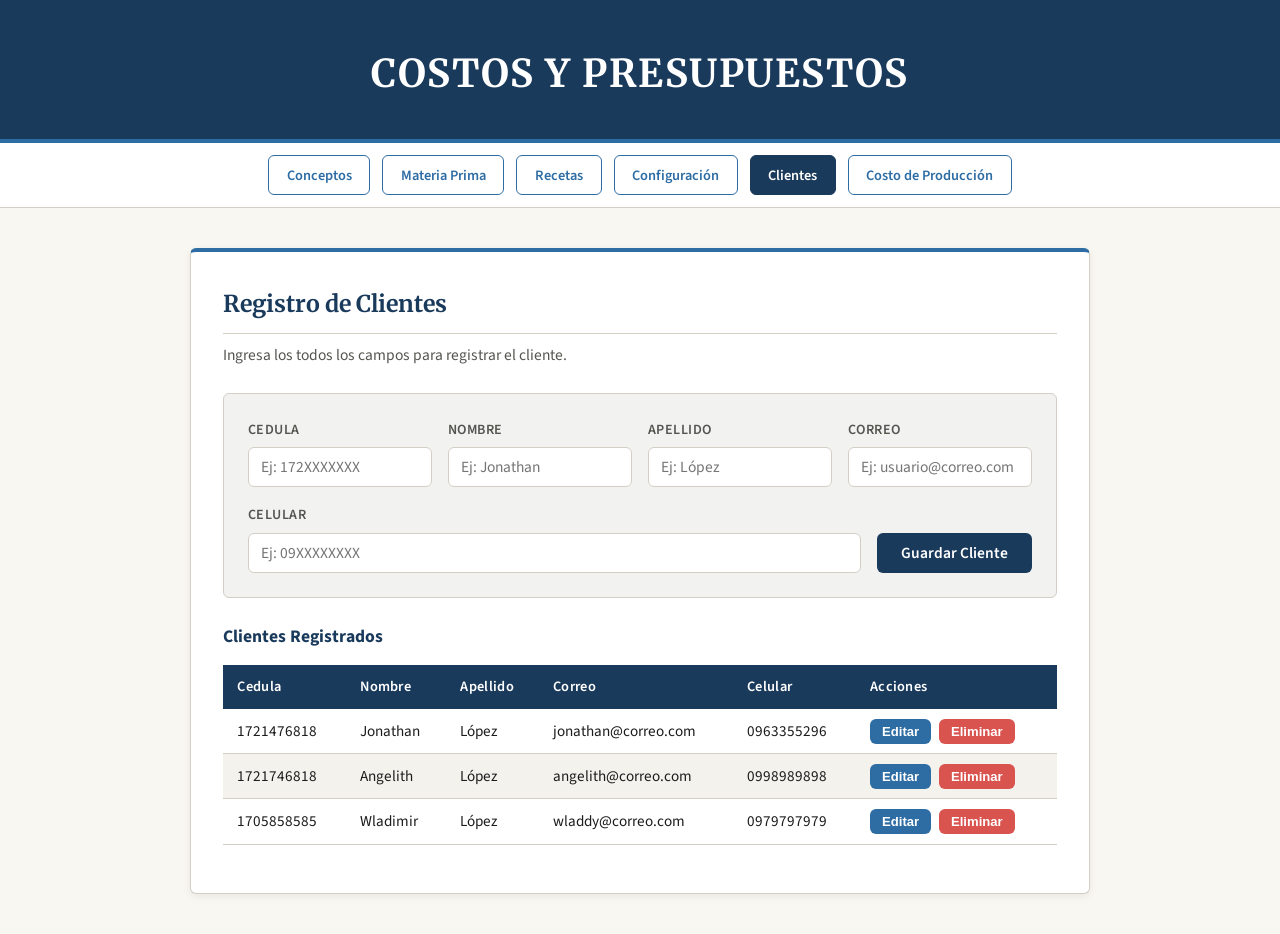
<file: clientes.html>
<!DOCTYPE html>
<html lang="es">

<head>
  <meta charset="UTF-8">
  <meta name="viewport" content="width=device-width, initial-scale=1.0">
  <title>Materia Prima — Costos Y Presupuestos</title>
  <link rel="stylesheet" href="costos.css">
</head>

<body>

  <header>
    <h1>COSTOS Y PRESUPUESTOS</h1>
  </header>

  <!-- NAV: links a cada página -->
  <nav>
    <a href="index.html">Conceptos</a>
    <a href="materia-prima.html">Materia Prima</a>
    <a href="recetas.html">Recetas</a>
    <a href="configuracion.html">Configuración</a>
    <a href="clientes.html">Clientes</a>
    <a href="costo-produccion.html">Costo de Producción</a>
  </nav>

  <!-- SECCIÓN: CLIENTES -->
  <section id="clientes" class="activa">
    <div class="seccion-sistema">
      <h2>Registro de Clientes</h2>
      <p>Ingresa los todos los campos para registrar el cliente.</p>

      <!-- Formulario de registro -->
      <div class="formulario">

        <div class="campo">
          <label for="cliente-cedula">Cedula</label>
          <input type="text" id="cliente-cedula" placeholder="Ej: 172XXXXXXX">
        </div>
        <div class="campo">
          <label for="cliente-nombre">Nombre</label>
          <input type="text" id="cliente-nombre" placeholder="Ej: Jonathan">
        </div>
        <div class="campo">
          <label for="cliente-apellido">Apellido</label>
          <input type="text" id="cliente-apellido" placeholder="Ej: López">
        </div>
        <div class="campo">
          <label for="cliente-correo">Correo</label>
          <input type="text" id="cliente-correo" placeholder="Ej: usuario@correo.com">
        </div>
        <div class="campo">
          <label for="cliente-celular">Celular</label>
          <input type="text" id="cliente-celular" placeholder="Ej: 09XXXXXXXX">
        </div>

        <!-- El texto del botón cambia según si se está creando o editando -->
        <button class="btn-guardar" onclick="guardarCliente()">Guardar Cliente</button>
      </div>
      
      <!-- Tabla de materias primas registradas -->
      <h3>Clientes Registrados</h3>
      <table>
        <thead>
          <tr>
            <th>Cedula</th>
            <th>Nombre</th>
            <th>Apellido</th>
            <th>Correo</th>
            <th>Celular</th>
            <th>Acciones</th>
          </tr>
        </thead>
        <tbody id="tabla-clientes"></tbody>
      </table>

    </div>
  </section>

  <!-- Primero datos.js para que las variables estén disponibles -->
  <script src="datos.js"></script>
  <script src="navegacion.js"></script>
  <script src="clientes.js"></script>
</body>

</html>
</file>
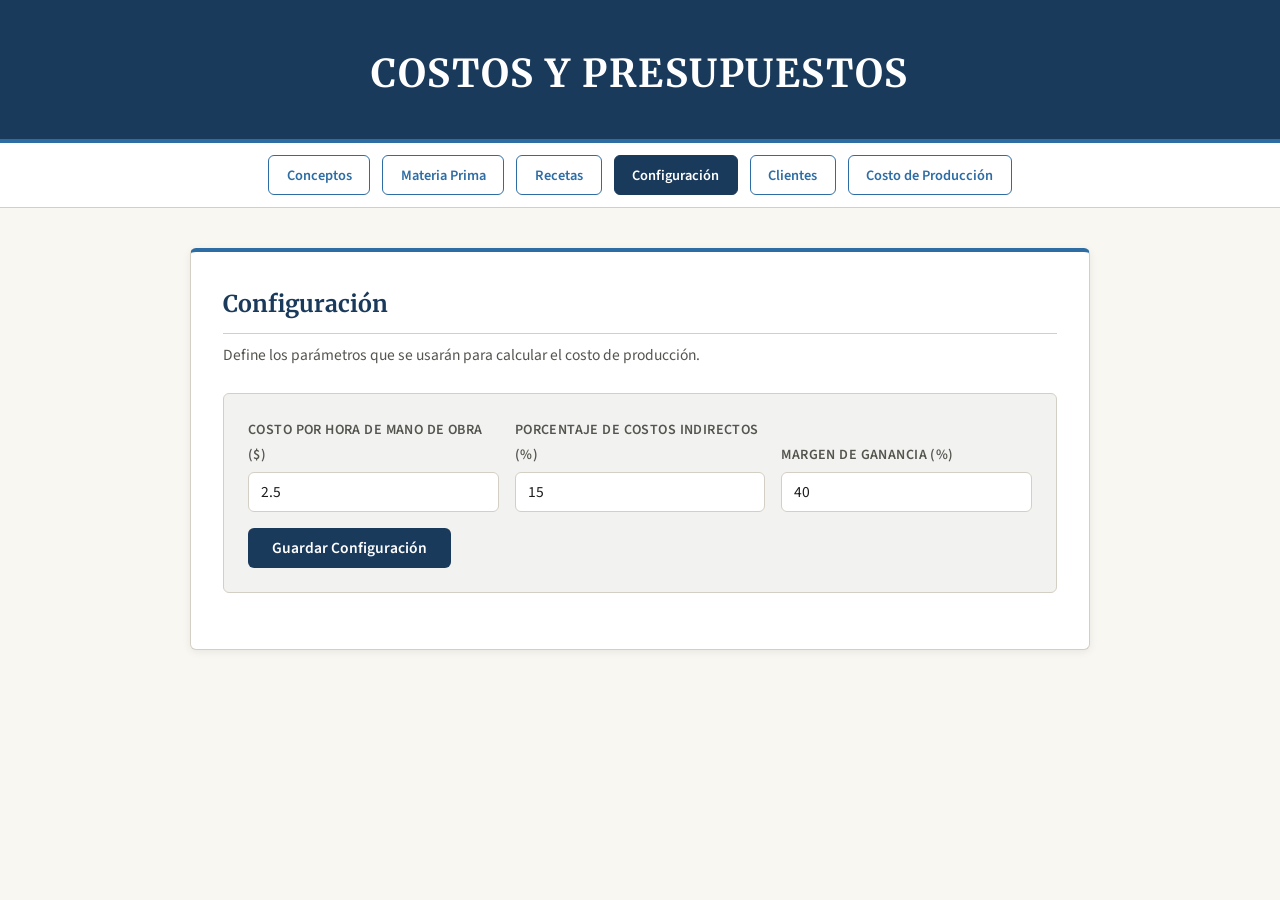
<file: configuracion.html>
<!DOCTYPE html>
<html lang="es">

<head>
  <meta charset="UTF-8">
  <meta name="viewport" content="width=device-width, initial-scale=1.0">
  <title>Configuración — Costos Y Presupuestos</title>
  <link rel="stylesheet" href="costos.css">
</head>

<body>

  <header>
    <h1>COSTOS Y PRESUPUESTOS</h1>
  </header>

  <!-- NAV: links a cada página -->
  <nav>
    <a href="index.html">Conceptos</a>
    <a href="materia-prima.html">Materia Prima</a>
    <a href="recetas.html">Recetas</a>
    <a href="configuracion.html">Configuración</a>
    <a href="clientes.html">Clientes</a>
    <a href="costo-produccion.html">Costo de Producción</a>
  </nav>

  <!-- SECCIÓN: CONFIGURACIÓN -->
  <section id="configuracion" class="activa">
    <div class="seccion-sistema">
      <h2>Configuración</h2>
      <p>Define los parámetros que se usarán para calcular el costo de producción.</p>

      <div class="formulario">

        <!-- Costo por hora del cocinero -->
        <div class="campo">
          <label for="conf-mano-obra">Costo por hora de mano de obra ($)</label>
          <input type="number" id="conf-mano-obra" placeholder="Ej: 2.50" min="0" step="0.01">
        </div>

        <!-- Porcentaje que se agrega por luz, agua, gas, etc. -->
        <div class="campo">
          <label for="conf-indirectos">Porcentaje de costos indirectos (%)</label>
          <input type="number" id="conf-indirectos" placeholder="Ej: 15" min="0" max="100" step="1">
        </div>

        <!-- Margen de ganancia deseado -->
        <div class="campo">
          <label for="conf-margen">Margen de ganancia (%)</label>
          <input type="number" id="conf-margen" placeholder="Ej: 40" min="0" step="1">
        </div>

        <button onclick="guardarConfiguracion()">Guardar Configuración</button>

      </div>

      <!-- Mensaje de confirmación al guardar -->
      <p id="msg-configuracion"></p>

    </div>
  </section>

  <script src="datos.js"></script>
  <script src="navegacion.js"></script>
  <script src="configuracion.js"></script>
</body>

</html>
</file>
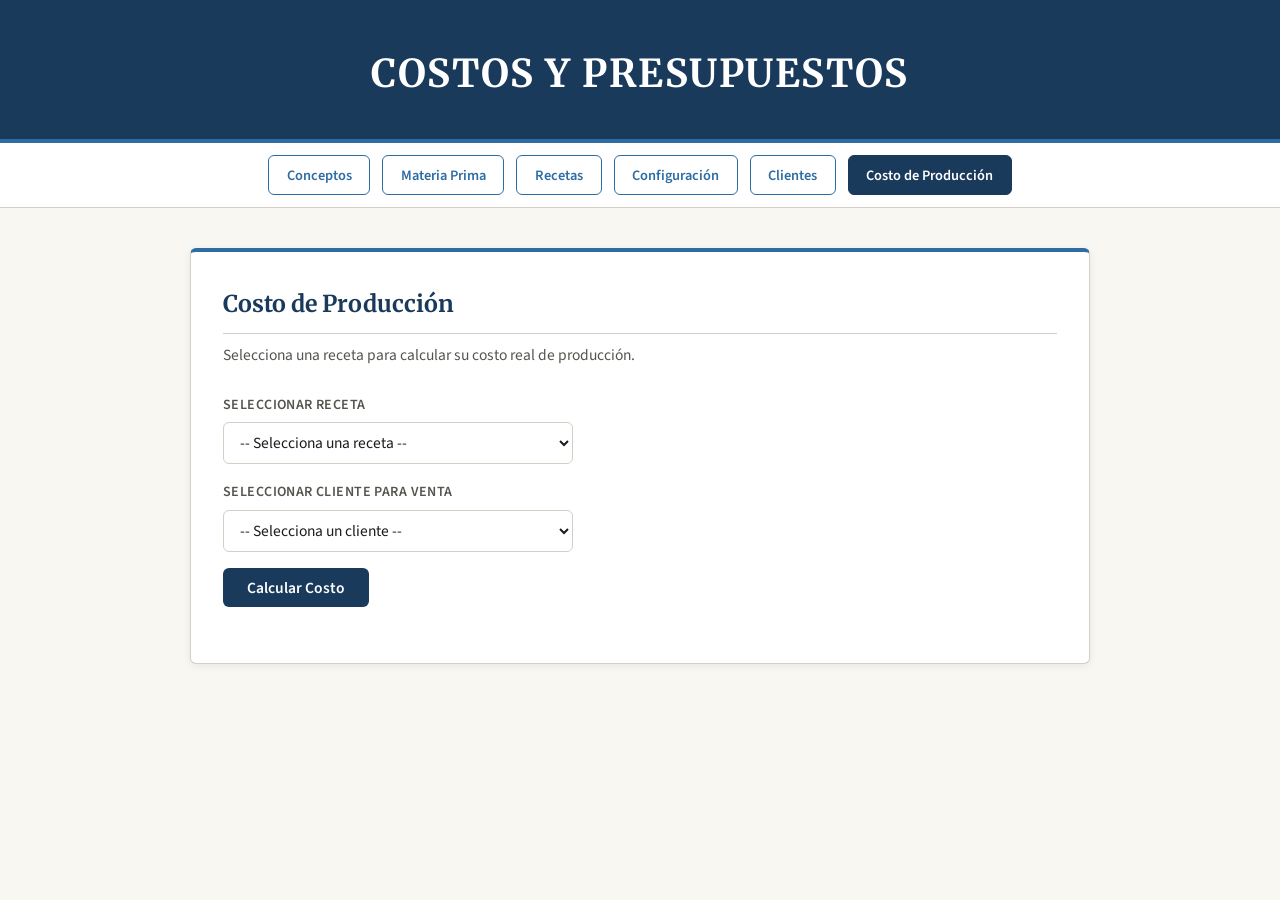
<file: costo-produccion.html>
<!DOCTYPE html>
<html lang="es">

<head>
  <meta charset="UTF-8">
  <meta name="viewport" content="width=device-width, initial-scale=1.0">
  <title>Costo de Producción — Costos Y Presupuestos</title>
  <link rel="stylesheet" href="costos.css">
</head>

<body>

  <header>
    <h1>COSTOS Y PRESUPUESTOS</h1>
  </header>

  <!-- NAV: links a cada página -->
  <nav>
    <a href="index.html">Conceptos</a>
    <a href="materia-prima.html">Materia Prima</a>
    <a href="recetas.html">Recetas</a>
    <a href="configuracion.html">Configuración</a>
    <a href="clientes.html">Clientes</a>
    <a href="costo-produccion.html">Costo de Producción</a>
  </nav>

  <!-- SECCIÓN: COSTO DE PRODUCCIÓN -->
  <section id="costo-produccion" class="activa">
    <div class="seccion-sistema">
      <h2>Costo de Producción</h2>
      <p>Selecciona una receta para calcular su costo real de producción.</p>

      <!-- Selector de receta, se llena dinámicamente con JS -->
      <div class="campo">
        <label for="sel-receta">Seleccionar receta</label>
        <select id="sel-receta">
          <option value="">-- Selecciona una receta --</option>
        </select>
      </div>

      <!-- Selector de cliente, se llena dinámicamente con JS -->
      <div class="campo">
        <label for="sel-cliente">Seleccionar cliente para venta</label>
        <select id="sel-cliente">
          <option value="">-- Selecciona un cliente --</option>
        </select>
      </div>

      <button onclick="calcularCosto()">Calcular Costo</button>

      <!-- Área donde JS muestra el desglose completo -->
      <div id="resultado-costo"></div>

    </div>
  </section>

  <script src="datos.js"></script>
  <script src="navegacion.js"></script>
  <script src="costo.js"></script>
</body>

</html>
</file>
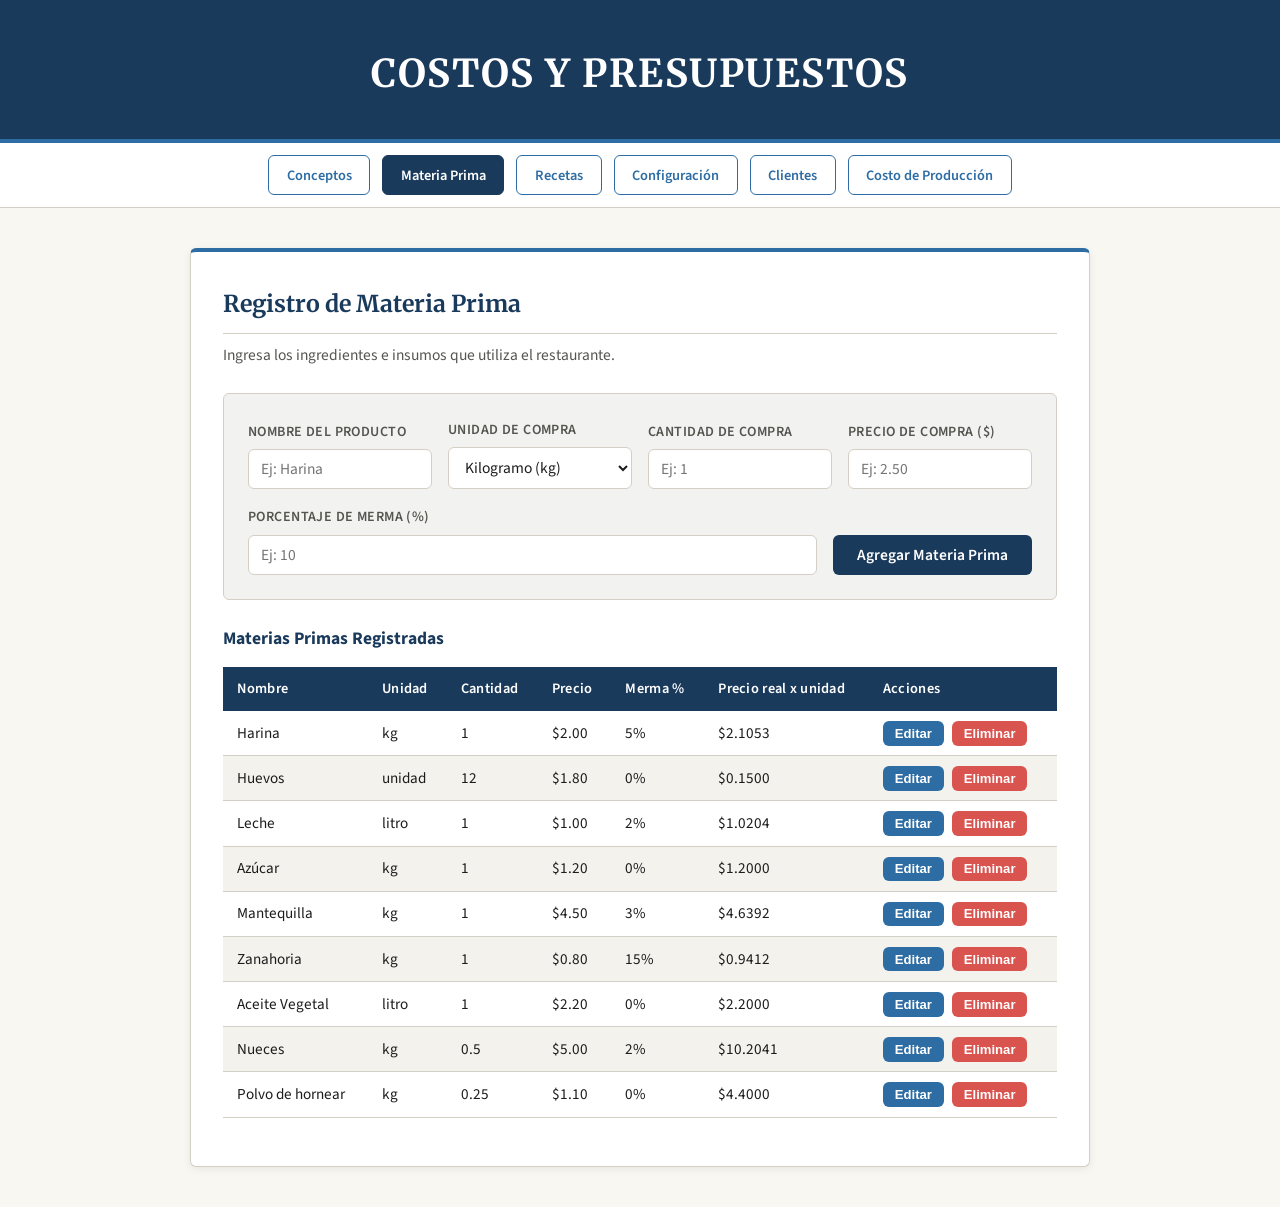
<file: materia-prima.html>
<!DOCTYPE html>
<html lang="es">

<head>
  <meta charset="UTF-8">
  <meta name="viewport" content="width=device-width, initial-scale=1.0">
  <title>Materia Prima — Costos Y Presupuestos</title>
  <link rel="stylesheet" href="costos.css">
</head>

<body>

  <header>
    <h1>COSTOS Y PRESUPUESTOS</h1>
  </header>

  <!-- NAV: links a cada página -->
  <nav>
    <a href="index.html">Conceptos</a>
    <a href="materia-prima.html">Materia Prima</a>
    <a href="recetas.html">Recetas</a>
    <a href="configuracion.html">Configuración</a>
    <a href="clientes.html">Clientes</a>
    <a href="costo-produccion.html">Costo de Producción</a>
  </nav>

  <!-- SECCIÓN: MATERIA PRIMA -->
  <section id="materia-prima" class="activa">
    <div class="seccion-sistema">
      <h2>Registro de Materia Prima</h2>
      <p>Ingresa los ingredientes e insumos que utiliza el restaurante.</p>

      <!-- Formulario de registro -->
      <div class="formulario">

        <div class="campo">
          <label for="mp-nombre">Nombre del producto</label>
          <input type="text" id="mp-nombre" placeholder="Ej: Harina">
        </div>

        <div class="campo">
          <label for="mp-unidad">Unidad de compra</label>
          <select id="mp-unidad">
            <option value="kg">Kilogramo (kg)</option>
            <option value="g">Gramo (g)</option>
            <option value="litro">Litro (l)</option>
            <option value="ml">Mililitro (ml)</option>
            <option value="unidad">Unidad (u)</option>
          </select>
        </div>

        <div class="campo">
          <label for="mp-cantidad">Cantidad de compra</label>
          <input type="number" id="mp-cantidad" placeholder="Ej: 1" min="0" step="0.01">
        </div>

        <div class="campo">
          <label for="mp-precio">Precio de compra ($)</label>
          <input type="number" id="mp-precio" placeholder="Ej: 2.50" min="0" step="0.01">
        </div>

        <div class="campo">
          <label for="mp-merma">Porcentaje de merma (%)</label>
          <input type="number" id="mp-merma" placeholder="Ej: 10" min="0" max="100" step="1">
        </div>

        <!-- El texto del botón cambia según si se está creando o editando -->
        <button class="btn-guardar" onclick="guardarMateriaPrima()">Agregar Materia Prima</button>

      </div>

      <!-- Tabla de materias primas registradas -->
      <h3>Materias Primas Registradas</h3>
      <table>
        <thead>
          <tr>
            <th>Nombre</th>
            <th>Unidad</th>
            <th>Cantidad</th>
            <th>Precio</th>
            <th>Merma %</th>
            <th>Precio real x unidad</th>
            <th>Acciones</th>
          </tr>
        </thead>
        <tbody id="tabla-materia-prima"></tbody>
      </table>

    </div>
  </section>

  <!-- Primero datos.js para que las variables estén disponibles -->
  <script src="datos.js"></script>
  <script src="navegacion.js"></script>
  <script src="materias.js"></script>
</body>

</html>
</file>
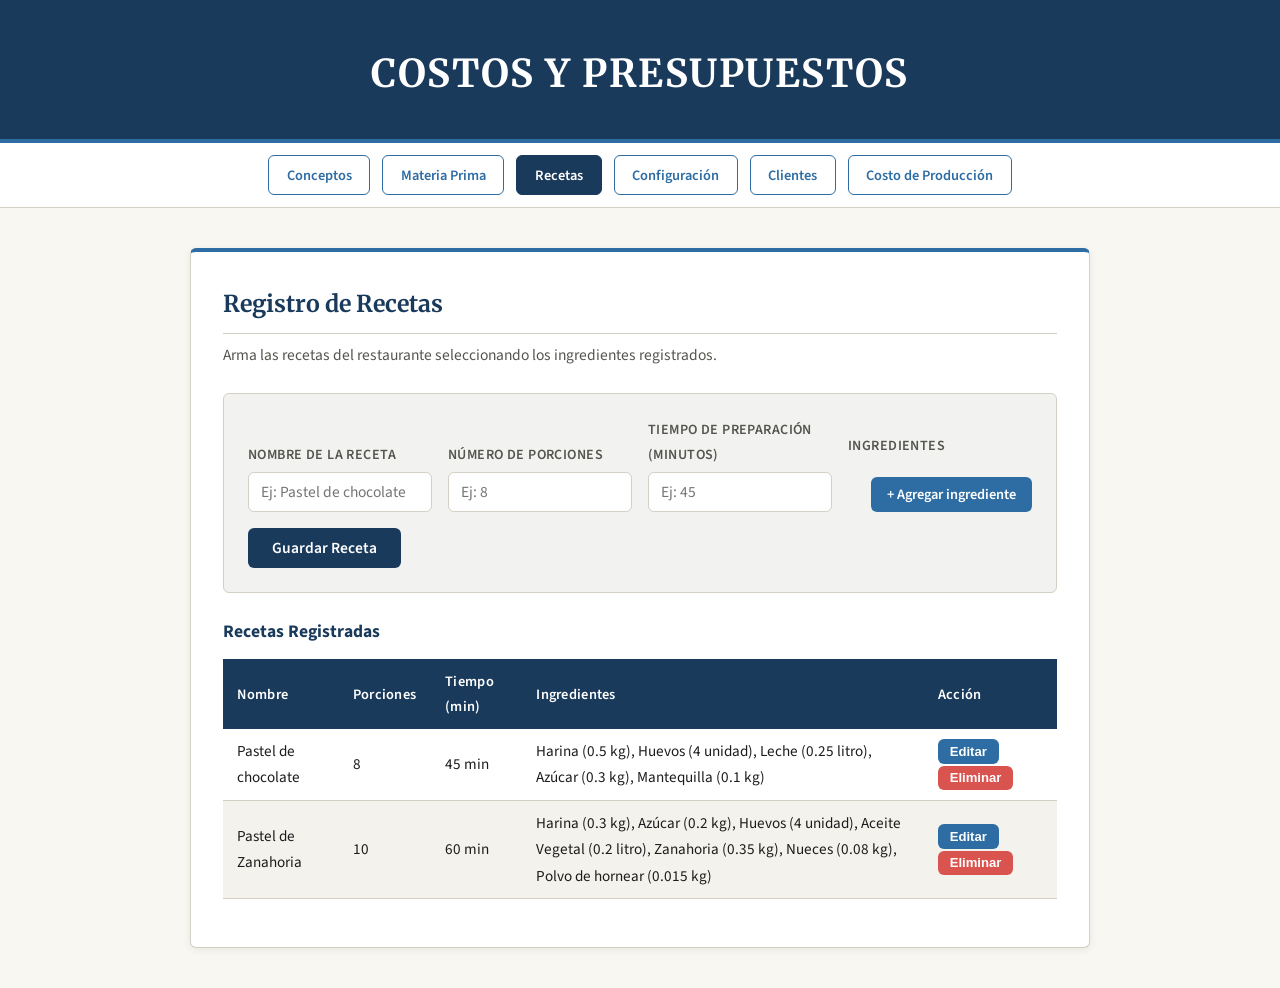
<file: recetas.html>
<!DOCTYPE html>
<html lang="es">

<head>
  <meta charset="UTF-8">
  <meta name="viewport" content="width=device-width, initial-scale=1.0">
  <title>Recetas — Costos Y Presupuestos</title>
  <link rel="stylesheet" href="costos.css">
</head>

<body>

  <header>
    <h1>COSTOS Y PRESUPUESTOS</h1>
  </header>

  <!-- NAV: links a cada página -->
  <nav>
    <a href="index.html">Conceptos</a>
    <a href="materia-prima.html">Materia Prima</a>
    <a href="recetas.html">Recetas</a>
    <a href="configuracion.html">Configuración</a>
    <a href="clientes.html">Clientes</a>
    <a href="costo-produccion.html">Costo de Producción</a>
  </nav>

  <!-- SECCIÓN: RECETAS -->
  <section id="recetas" class="activa">
    <div class="seccion-sistema">
      <h2>Registro de Recetas</h2>
      <p>Arma las recetas del restaurante seleccionando los ingredientes registrados.</p>

      <!-- Formulario de registro de receta -->
      <div class="formulario">

        <div class="campo">
          <label for="rec-nombre">Nombre de la receta</label>
          <input type="text" id="rec-nombre" placeholder="Ej: Pastel de chocolate">
        </div>

        <div class="campo">
          <label for="rec-porciones">Número de porciones</label>
          <input type="number" id="rec-porciones" placeholder="Ej: 8" min="1">
        </div>

        <div class="campo">
          <label for="rec-tiempo">Tiempo de preparación (minutos)</label>
          <input type="number" id="rec-tiempo" placeholder="Ej: 45" min="1">
        </div>

        <!-- Contenedor donde JS inserta las filas de ingredientes dinámicamente -->
        <div class="campo">
          <label>Ingredientes</label>
          <div id="lista-ingredientes"></div>
          <button type="button" onclick="agregarIngrediente()">+ Agregar ingrediente</button>
        </div>

        <button class="btn-guardar-receta" onclick="guardarReceta()">Guardar Receta</button>

      </div>

      <!-- Tabla de recetas registradas -->
      <h3>Recetas Registradas</h3>
      <table>
        <thead>
          <tr>
            <th>Nombre</th>
            <th>Porciones</th>
            <th>Tiempo (min)</th>
            <th>Ingredientes</th>
            <th>Acción</th>
          </tr>
        </thead>
        <tbody id="tabla-recetas"></tbody>
      </table>

    </div>
  </section>

  <script src="datos.js"></script>
  <script src="navegacion.js"></script>
  <script src="recetas.js"></script>
</body>

</html>
</file>
<file: costos.css>
/* --- Google Fonts --- */
@import url('https://fonts.googleapis.com/css2?family=Merriweather:ital,wght@0,400;0,700;1,400&family=Source+Sans+3:wght@400;600;700&display=swap');

/* --- Variables --- */
:root {
  --color-primary:          #1a3a5c;
  --color-accent:           #2e6da4;
  --color-accent-soft:      #ddeaf6;
  --color-bg:               #f9f7f2;
  --color-surface:          #ffffff;
  --color-border:           #d4cfc5;
  --color-text:             #1c1c1c;
  --color-text-muted:       #555550;
  --color-ejemplo:          #fff8ec;
  --color-ejemplo-borde:    #e8c97a;
  --color-conclusion:       #eef5eb;
  --color-conclusion-borde: #6aaa55;
  --color-subtema:          #f2f2f0;
  --color-subtema-borde:    #9e9e97;
  --color-formula:          #1a3a5c;
  --color-formula-text:     #ffffff;
  --color-table-head:       #1a3a5c;
  --color-table-alt:        #f4f2ed;
  --font-serif:             'Merriweather', Georgia, serif;
  --font-sans:              'Source Sans 3', sans-serif;
  --radius:                 6px;
  --shadow:                 0 2px 8px rgba(0,0,0,0.07);
}

/* --- Reset base --- */
*, *::before, *::after {
  box-sizing: border-box;
  margin: 0;
  padding: 0;
}

body {
  background-color: var(--color-bg);
  color: var(--color-text);
  font-family: var(--font-sans);
  font-size: 16px;
  line-height: 1.75;
}

/* ========================================
   HEADER
   ======================================== */
header {
  background-color: var(--color-primary);
  color: #ffffff;
  text-align: center;
  padding: 2.5rem 1.5rem 2rem;
  border-bottom: 4px solid var(--color-accent);
}

header h1 {
  font-family: var(--font-serif);
  font-size: clamp(1.5rem, 4vw, 2.4rem);
  font-weight: 700;
  letter-spacing: 0.04em;
  text-transform: uppercase;
}

/* ========================================
   NAV
   Ahora usa <a> en lugar de <button>
   ======================================== */
nav {
  background-color: var(--color-surface);
  border-bottom: 1px solid var(--color-border);
  padding: 0.75rem 1.5rem;
  display: flex;
  justify-content: center;
  gap: 0.75rem;
  flex-wrap: wrap;
}

nav a {
  font-family: var(--font-sans);
  font-size: 0.9rem;
  font-weight: 600;
  color: var(--color-accent);
  background: transparent;
  border: 1.5px solid var(--color-accent);
  border-radius: var(--radius);
  padding: 0.4rem 1.1rem;
  cursor: pointer;
  text-decoration: none;
  transition: background 0.2s, color 0.2s;
}

nav a:hover {
  background-color: var(--color-accent);
  color: #ffffff;
}

/* Link activo: la página actual se muestra rellena */
nav a.activo {
  background-color: var(--color-primary);
  color: #ffffff;
  border-color: var(--color-primary);
}

/* ========================================
   SECCIONES
   ======================================== */
section {
  display: none;
}

section.activa {
  display: block;
}

/* Sección de conceptos con estilos propios */
#conceptos {
  max-width: 860px;
  margin: 2.5rem auto;
  padding: 0 1.25rem 3rem;
}

/* ========================================
   TARJETA DE CONCEPTO
   ======================================== */
.concepto {
  background-color: var(--color-surface);
  border: 1px solid var(--color-border);
  border-top: 4px solid var(--color-accent);
  border-radius: var(--radius);
  padding: 2rem 2rem 1.5rem;
  margin-bottom: 2.5rem;
  box-shadow: var(--shadow);
}

.concepto h2 {
  font-family: var(--font-serif);
  font-size: 1.45rem;
  font-weight: 700;
  color: var(--color-primary);
  margin-bottom: 0.75rem;
  padding-bottom: 0.5rem;
  border-bottom: 1px solid var(--color-border);
}

.concepto > p {
  font-size: 1rem;
  color: var(--color-text);
  margin-bottom: 1.25rem;
}

/* ========================================
   SUBTEMA
   ======================================== */
.subtema {
  background-color: var(--color-subtema);
  border-left: 4px solid var(--color-subtema-borde);
  border-radius: 0 var(--radius) var(--radius) 0;
  padding: 1rem 1.25rem;
  margin-bottom: 1.25rem;
}

.subtema h3 {
  font-family: var(--font-sans);
  font-size: 1rem;
  font-weight: 700;
  color: #3a3a38;
  margin-bottom: 0.5rem;
  text-transform: uppercase;
  letter-spacing: 0.03em;
}

.subtema p { font-size: 0.97rem; margin-bottom: 0.6rem; }
.subtema ul { padding-left: 1.4rem; font-size: 0.97rem; }
.subtema ul li { margin-bottom: 0.3rem; }

/* ========================================
   FÓRMULAS
   ======================================== */
.formula { margin-bottom: 1rem; }

.formula p {
  font-size: 0.9rem;
  color: var(--color-text-muted);
  margin-bottom: 0.3rem;
}

.formula-box {
  display: inline-block;
  background-color: var(--color-formula);
  color: var(--color-formula-text);
  font-family: var(--font-serif);
  font-size: 1rem;
  padding: 0.6rem 1.25rem;
  border-radius: var(--radius);
  letter-spacing: 0.02em;
}

.formula-box.grande {
  display: block;
  text-align: center;
  font-size: 1.05rem;
  padding: 0.9rem 1.5rem;
  margin-bottom: 1rem;
}

/* ========================================
   EJEMPLO
   ======================================== */
.ejemplo {
  background-color: var(--color-ejemplo);
  border: 1px solid var(--color-ejemplo-borde);
  border-left: 4px solid var(--color-ejemplo-borde);
  border-radius: var(--radius);
  padding: 1.1rem 1.25rem;
  margin-bottom: 1.25rem;
}

.ejemplo h4 {
  font-family: var(--font-sans);
  font-size: 0.85rem;
  font-weight: 700;
  text-transform: uppercase;
  letter-spacing: 0.06em;
  color: #8a6a00;
  margin-bottom: 0.75rem;
}

.ejemplo p, .ejemplo ul { font-size: 0.97rem; margin-bottom: 0.5rem; }
.ejemplo ul { padding-left: 1.4rem; }
.ejemplo ul li { margin-bottom: 0.3rem; }

/* ========================================
   CÁLCULO
   ======================================== */
.calculo {
  background-color: var(--color-surface);
  border: 1px dashed var(--color-ejemplo-borde);
  border-radius: var(--radius);
  padding: 0.75rem 1rem;
  margin: 0.75rem 0;
  font-family: var(--font-serif);
  font-size: 0.97rem;
  line-height: 2;
}

.calculo p { margin: 0; }

/* ========================================
   TABLA
   ======================================== */
table {
  width: 100%;
  border-collapse: collapse;
  margin: 0.75rem 0 1rem;
  font-size: 0.95rem;
  overflow-x: auto;
  display: block;
}

@media (min-width: 600px) {
  table { display: table; }
}

thead tr { background-color: var(--color-table-head); color: #ffffff; }

thead th {
  padding: 0.6rem 0.9rem;
  text-align: left;
  font-weight: 600;
  font-size: 0.9rem;
  letter-spacing: 0.02em;
}

tbody tr:nth-child(even) { background-color: var(--color-table-alt); }

tbody td {
  padding: 0.55rem 0.9rem;
  border-bottom: 1px solid var(--color-border);
  color: var(--color-text);
}

.total-row td {
  background-color: var(--color-accent-soft);
  color: var(--color-primary);
  font-weight: 700;
  border-top: 2px solid var(--color-accent);
}

/* ========================================
   CONCLUSIÓN
   ======================================== */
.conclusion {
  background-color: var(--color-conclusion);
  border-left: 4px solid var(--color-conclusion-borde);
  border-radius: 0 var(--radius) var(--radius) 0;
  padding: 0.9rem 1.25rem;
  margin-top: 0.5rem;
}

.conclusion h4 {
  font-family: var(--font-sans);
  font-size: 0.85rem;
  font-weight: 700;
  text-transform: uppercase;
  letter-spacing: 0.06em;
  color: #3a6b2a;
  margin-bottom: 0.4rem;
}

.conclusion p { font-size: 0.97rem; color: var(--color-text); margin: 0; }

/* ========================================
   DIVISOR Y TEST
   ======================================== */
hr {
  border: none;
  border-top: 2px solid var(--color-border);
  margin: 2.5rem 0;
}

#test-evaluacion {
  background-color: var(--color-surface);
  border: 1px solid var(--color-border);
  border-top: 4px solid var(--color-subtema-borde);
  border-radius: var(--radius);
  padding: 2rem;
  box-shadow: var(--shadow);
}

#test-evaluacion h2 {
  font-family: var(--font-serif);
  font-size: 1.45rem;
  color: var(--color-primary);
  margin-bottom: 0.5rem;
}

/* ========================================
   TEST DE EVALUACIÓN
   ======================================== */
.test-intro { font-size: 0.97rem; color: var(--color-text-muted); margin-bottom: 1.5rem; }

.pregunta {
  background-color: var(--color-surface);
  border: 1px solid var(--color-border);
  border-radius: var(--radius);
  padding: 1.25rem 1.5rem;
  margin-bottom: 1.25rem;
  transition: border-color 0.3s;
}

.pregunta.correcta  { border-color: var(--color-conclusion-borde); background-color: var(--color-conclusion); }
.pregunta.incorrecta { border-color: #d9534f; background-color: #fff5f5; }

.enunciado { font-size: 1rem; font-weight: 600; margin-bottom: 0.9rem; color: var(--color-text); }
.num-pregunta { color: var(--color-accent); font-weight: 700; margin-right: 0.3rem; }

.opcion {
  display: flex;
  align-items: flex-start;
  gap: 0.6rem;
  font-size: 0.97rem;
  padding: 0.45rem 0.5rem;
  border-radius: var(--radius);
  cursor: pointer;
  transition: background 0.15s;
  margin-bottom: 0.2rem;
}

.opcion:hover { background-color: var(--color-accent-soft); }
.opcion input[type="radio"] { margin-top: 3px; accent-color: var(--color-accent); flex-shrink: 0; }

.feedback { margin-top: 0.75rem; font-size: 0.92rem; min-height: 1.2rem; }
.feedback.correcto   { color: #2e7d20; font-weight: 600; }
.feedback.incorrecto { color: #b03030; }
.feedback.advertencia { color: #9a6500; }

.btn-evaluar {
  display: inline-block;
  margin-top: 0.5rem;
  background-color: var(--color-primary);
  color: #ffffff;
  font-family: var(--font-sans);
  font-size: 1rem;
  font-weight: 600;
  padding: 0.65rem 2rem;
  border: none;
  border-radius: var(--radius);
  cursor: pointer;
  transition: background 0.2s;
}

.btn-evaluar:hover { background-color: var(--color-accent); }

.btn-reintentar {
  display: inline-block;
  margin-top: 0.5rem;
  background-color: transparent;
  color: var(--color-accent);
  font-family: var(--font-sans);
  font-size: 0.97rem;
  font-weight: 600;
  padding: 0.6rem 1.75rem;
  border: 1.5px solid var(--color-accent);
  border-radius: var(--radius);
  cursor: pointer;
  transition: background 0.2s, color 0.2s;
}

.btn-reintentar:hover { background-color: var(--color-accent); color: #ffffff; }

.resultado-test {
  display: flex;
  align-items: center;
  gap: 1rem;
  padding: 1rem 1.5rem;
  border-radius: var(--radius);
  margin-top: 1.5rem;
  margin-bottom: 1rem;
}

.resultado-excelente { background-color: var(--color-conclusion); border: 1px solid var(--color-conclusion-borde); }
.resultado-bien      { background-color: #fff8ec; border: 1px solid var(--color-ejemplo-borde); }
.resultado-revisar   { background-color: #fff5f5; border: 1px solid #d9534f; }

.puntaje { font-size: 2rem; font-weight: 700; color: var(--color-primary); font-family: var(--font-serif); white-space: nowrap; }
.mensaje-resultado { font-size: 1rem; color: var(--color-text); }

/* ========================================
   SISTEMA DE COSTEO
   ======================================== */
.seccion-sistema {
  max-width: 900px;
  margin: 2.5rem auto;
  background-color: var(--color-surface);
  border: 1px solid var(--color-border);
  border-top: 4px solid var(--color-accent);
  border-radius: var(--radius);
  padding: 2rem;
  box-shadow: var(--shadow);
}

.seccion-sistema h2 {
  font-family: var(--font-serif);
  font-size: 1.45rem;
  font-weight: 700;
  color: var(--color-primary);
  margin-bottom: 0.5rem;
  padding-bottom: 0.5rem;
  border-bottom: 1px solid var(--color-border);
}

.seccion-sistema > p { font-size: 0.97rem; color: var(--color-text-muted); margin-bottom: 1.5rem; }

.seccion-sistema h3 {
  font-family: var(--font-sans);
  font-size: 1.1rem;
  font-weight: 700;
  color: var(--color-primary);
  margin: 1.5rem 0 0.75rem;
}

/* ========================================
   FORMULARIOS DEL SISTEMA
   ======================================== */
.formulario {
  background-color: var(--color-subtema);
  border: 1px solid var(--color-border);
  border-radius: var(--radius);
  padding: 1.5rem;
  margin-bottom: 1.5rem;
  display: flex;
  flex-wrap: wrap;
  gap: 1rem;
  align-items: flex-end;
}

.campo {
  display: flex;
  flex-direction: column;
  gap: 0.3rem;
  min-width: 180px;
  flex: 1;
}

.campo label {
  font-size: 0.88rem;
  font-weight: 600;
  color: var(--color-text-muted);
  text-transform: uppercase;
  letter-spacing: 0.03em;
}

.campo input,
.campo select {
  font-family: var(--font-sans);
  font-size: 0.97rem;
  padding: 0.5rem 0.75rem;
  border: 1.5px solid var(--color-border);
  border-radius: var(--radius);
  background-color: var(--color-surface);
  color: var(--color-text);
  transition: border-color 0.2s;
}

.campo input:focus,
.campo select:focus {
  outline: none;
  border-color: var(--color-accent);
}

.formulario button,
.seccion-sistema > button {
  font-family: var(--font-sans);
  font-size: 0.97rem;
  font-weight: 600;
  background-color: var(--color-primary);
  color: #ffffff;
  border: none;
  border-radius: var(--radius);
  padding: 0.55rem 1.5rem;
  cursor: pointer;
  transition: background 0.2s;
  align-self: flex-end;
}

.formulario button:hover,
.seccion-sistema > button:hover { background-color: var(--color-accent); }

/* ========================================
   FILA DE INGREDIENTE
   ======================================== */
.fila-ingrediente {
  display: flex;
  gap: 0.5rem;
  align-items: center;
  margin-bottom: 0.5rem;
  flex-wrap: wrap;
}

.fila-ingrediente select,
.fila-ingrediente input {
  font-family: var(--font-sans);
  font-size: 0.95rem;
  padding: 0.45rem 0.7rem;
  border: 1.5px solid var(--color-border);
  border-radius: var(--radius);
  background-color: var(--color-surface);
  color: var(--color-text);
}

.fila-ingrediente select { flex: 2; min-width: 160px; }
.fila-ingrediente input  { flex: 1; min-width: 90px; }

.fila-ingrediente button {
  font-size: 0.85rem;
  font-weight: 700;
  background-color: #d9534f;
  color: #ffffff;
  border: none;
  border-radius: var(--radius);
  padding: 0.4rem 0.7rem;
  cursor: pointer;
  transition: background 0.2s;
}

.fila-ingrediente button:hover { background-color: #b03030; }

#lista-ingredientes + button {
  margin-top: 0.5rem;
  font-size: 0.9rem;
  background-color: var(--color-accent);
  color: #ffffff;
  border: none;
  border-radius: var(--radius);
  padding: 0.45rem 1rem;
  cursor: pointer;
  transition: background 0.2s;
}

#lista-ingredientes + button:hover { background-color: var(--color-primary); }

/* ========================================
   BOTONES EN TABLAS
   ======================================== */
tbody button {
  font-size: 0.82rem;
  font-weight: 600;
  border: none;
  border-radius: var(--radius);
  padding: 0.3rem 0.75rem;
  cursor: pointer;
  transition: background 0.2s;
  margin-right: 0.3rem;
}

/* Botón editar en azul */
tbody button:first-child {
  background-color: var(--color-accent);
  color: #ffffff;
}

tbody button:first-child:hover { background-color: var(--color-primary); }

/* Botón eliminar en rojo */
tbody button:last-child {
  background-color: #d9534f;
  color: #ffffff;
}

tbody button:last-child:hover { background-color: #b03030; }

/* ========================================
   CONFIGURACIÓN
   ======================================== */
#msg-configuracion {
  margin-top: 1rem;
  font-size: 0.97rem;
  font-weight: 600;
  color: #2e7d20;
}

/* ========================================
   COSTO DE PRODUCCIÓN
   ======================================== */
#costo-produccion .campo { max-width: 350px; margin-bottom: 1rem; }

#resultado-costo { margin-top: 1.5rem; }

#resultado-costo h3 {
  font-family: var(--font-serif);
  font-size: 1.2rem;
  color: var(--color-primary);
  margin-bottom: 1rem;
}

#resultado-costo h4 {
  font-size: 0.9rem;
  font-weight: 700;
  text-transform: uppercase;
  letter-spacing: 0.05em;
  color: var(--color-text-muted);
  margin-bottom: 0.5rem;
}

.resumen-costos {
  background-color: var(--color-accent-soft);
  border: 1px solid var(--color-accent);
  border-radius: var(--radius);
  padding: 1.25rem 1.5rem;
  margin-top: 1rem;
  line-height: 2;
}

.resumen-costos p { font-size: 0.97rem; color: var(--color-text); }
.resumen-costos hr { margin: 0.75rem 0; border-top: 1px solid var(--color-accent); }
.resumen-costos p:last-child { font-size: 1.05rem; font-weight: 700; color: var(--color-primary); }


.btn-desactivado {
  background-color: #95a5a6 !important;
  cursor: not-allowed !important;
  pointer-events: none;
  opacity: 0.6;
}

/* ========================================
   RESPONSIVE
   ======================================== */
@media (max-width: 600px) {
  .concepto       { padding: 1.25rem 1rem 1rem; }
  .formula-box    { font-size: 0.88rem; padding: 0.5rem 0.9rem; }
  .formula-box.grande { font-size: 0.88rem; padding: 0.7rem 1rem; }
  header h1       { font-size: 1.4rem; }
  thead th, tbody td { padding: 0.45rem 0.6rem; font-size: 0.88rem; }
  .formulario     { flex-direction: column; }
  .campo          { min-width: 100%; }
  .fila-ingrediente { flex-direction: column; align-items: stretch; }
  .seccion-sistema  { padding: 1.25rem 1rem; margin: 1rem; }
}
</file>
